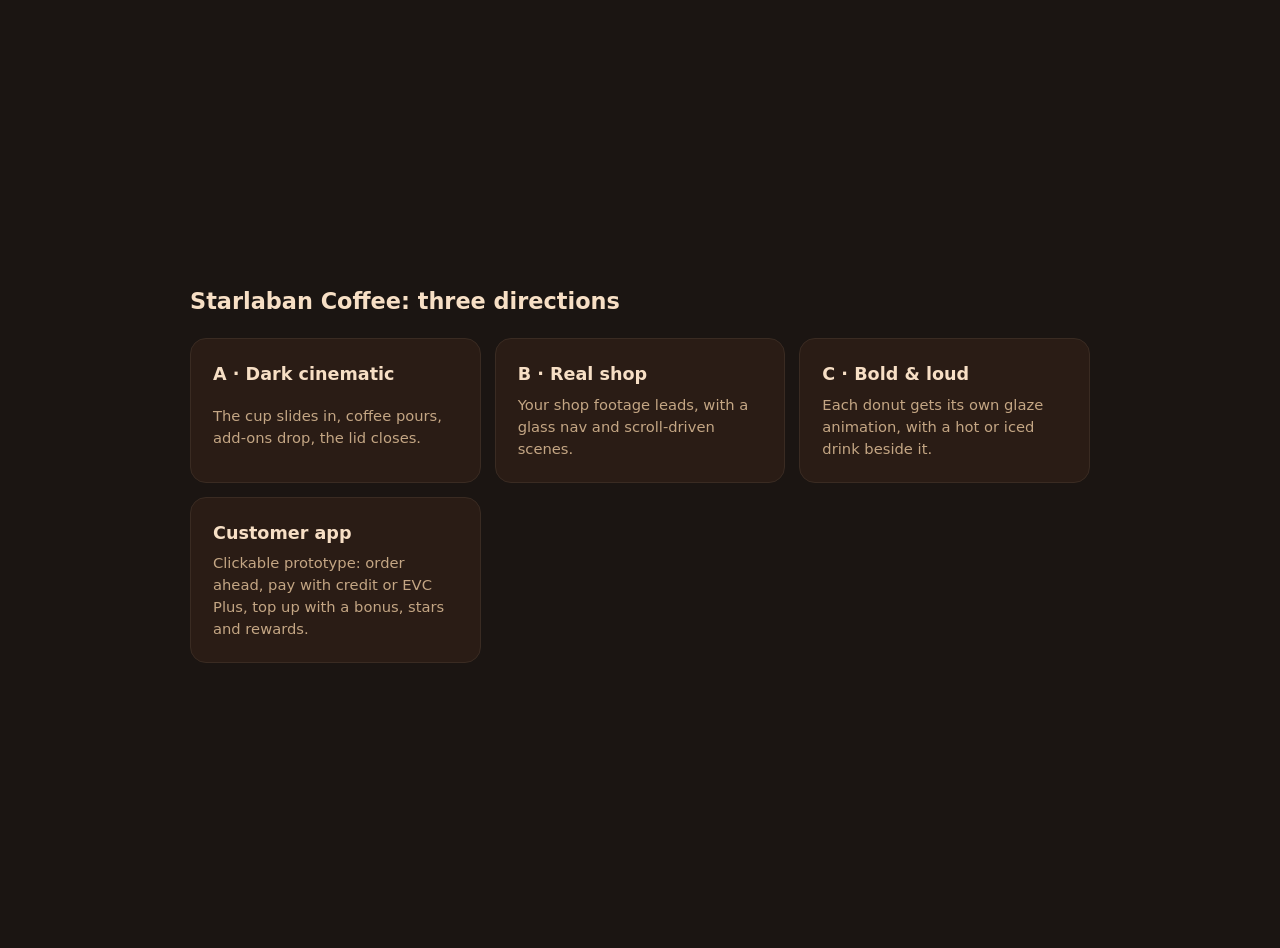
<file: index.html>
<!doctype html>
<html lang="en">
<head>
<meta charset="utf-8"><meta name="viewport" content="width=device-width, initial-scale=1">
<title>Starlaban Coffee · pick a site</title>
<link rel="icon" href="/starlaban/brand/logo.jpg">
<style>
  body{margin:0;min-height:100vh;display:grid;place-items:center;background:#1b1512;color:#f7dfc5;font:16px/1.5 system-ui,sans-serif;padding:24px}
  main{display:grid;gap:20px;max-width:900px;width:100%}
  h1{margin:0;font-size:1.4rem}
  .grid{display:grid;grid-template-columns:repeat(auto-fit,minmax(220px,1fr));gap:14px}
  a{display:grid;gap:6px;padding:22px;border-radius:16px;background:#2a1c15;color:inherit;text-decoration:none;border:1px solid #3a2b22;transition:border-color .2s,transform .2s}
  a:hover{border-color:#c99667;transform:translateY(-2px)}
  b{font-size:1.1rem} span{color:#c4a684;font-size:.92rem}
</style>
</head>
<body><main>
  <h1>Starlaban Coffee: three directions</h1>
  <div class="grid">
    <a href="/starlaban/a/"><b>A · Dark cinematic</b><span>The cup slides in, coffee pours, add-ons drop, the lid closes.</span></a>
    <a href="/starlaban/b/"><b>B · Real shop</b><span>Your shop footage leads, with a glass nav and scroll-driven scenes.</span></a>
    <a href="/starlaban/c/"><b>C · Bold &amp; loud</b><span>Each donut gets its own glaze animation, with a hot or iced drink beside it.</span></a>
    <a href="/starlaban/app/"><b>Customer app</b><span>Clickable prototype: order ahead, pay with credit or EVC Plus, top up with a bonus, stars and rewards.</span></a>
  </div>
</main></body></html>
</file>
